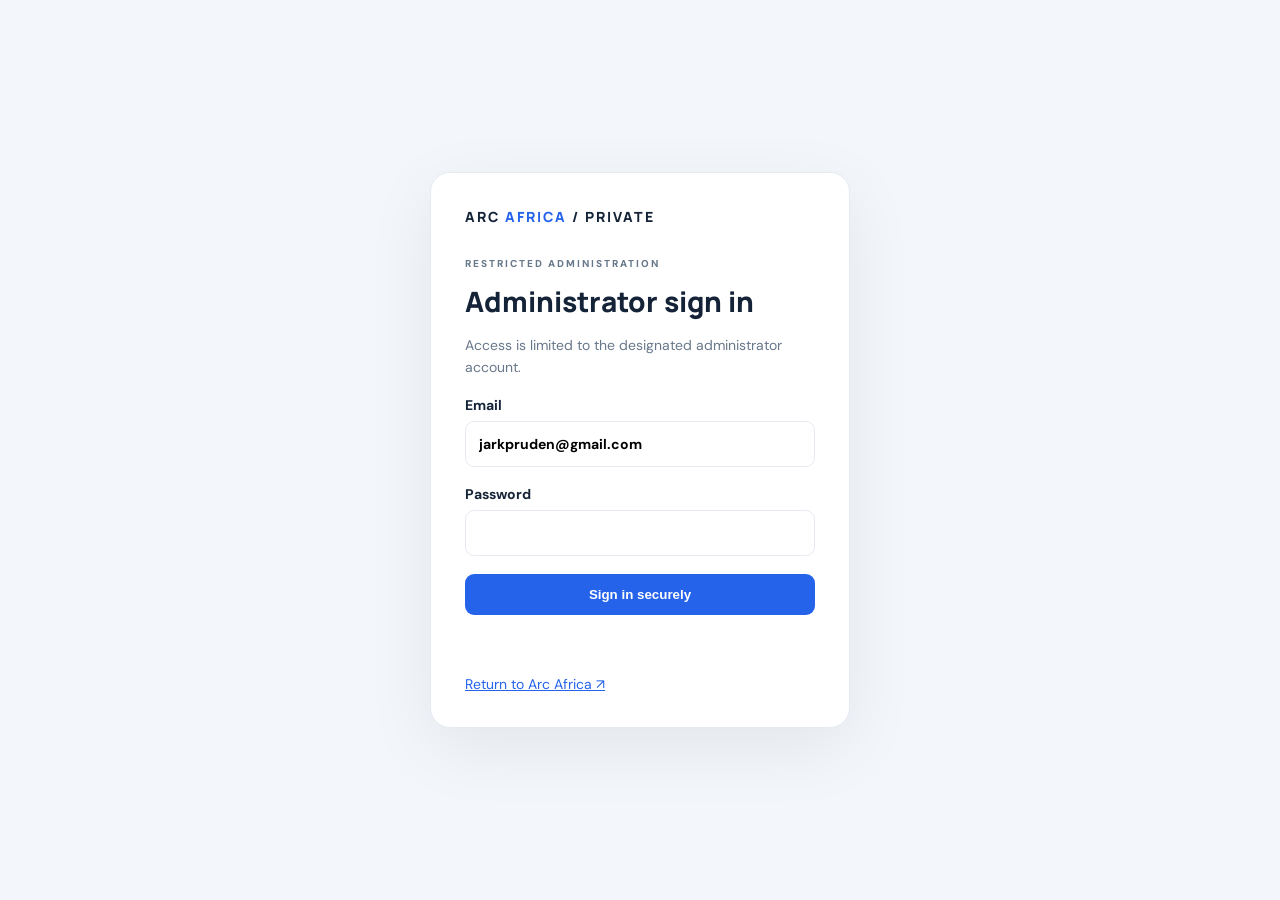
<file: admin.html>
<!doctype html>
<html lang="en">
<head>
<meta charset="utf-8"><meta name="viewport" content="width=device-width,initial-scale=1">
<meta name="robots" content="noindex,nofollow,noarchive"><meta name="referrer" content="same-origin">
<title>Arc Africa · Private Admin</title>
<link rel="preconnect" href="https://fonts.googleapis.com"><link href="https://fonts.googleapis.com/css2?family=DM+Sans:wght@400;500;600;700&family=Manrope:wght@600;700;800&display=swap" rel="stylesheet">
<link rel="stylesheet" href="admin.css"><script src="config.js"></script><script type="module" src="admin.js"></script>
</head>
<body>
<div id="gate" class="gate"><form id="loginForm" class="login-card"><div class="brand">ARC <span>AFRICA</span> / PRIVATE</div><p class="eyebrow">RESTRICTED ADMINISTRATION</p><h1>Administrator sign in</h1><p>Access is limited to the designated administrator account.</p><label>Email<input name="email" type="email" autocomplete="username" value="jarkpruden@gmail.com" required readonly></label><label>Password<input name="password" type="password" autocomplete="current-password" required></label><button>Sign in securely</button><p id="gateMessage" role="status"></p><a href="/">Return to Arc Africa ↗</a></form></div>
<div id="app" class="shell hidden">
<aside class="sidebar"><a class="brand" href="/">ARC <span>AFRICA</span></a><div class="admin-label"><i></i> PRIVATE ADMIN</div><nav id="nav"><button class="active" data-tab="overview">Overview</button><button data-tab="users">Users & sessions</button><button data-tab="applications">Membership inbox</button><button data-tab="projects">Project reviews</button><button data-tab="community">Community moderation</button><button data-tab="messages">Messages inbox</button><button data-tab="activity">Member activity</button><button data-tab="audit">Administrator audit</button></nav><div class="side-bottom"><a href="/">← Main website</a><button id="signout">Sign out</button></div></aside>
<main class="main"><header class="top"><div><div class="eyebrow">ARC AFRICA CONTROL ROOM</div><h1 id="pageTitle">Overview</h1></div><div class="top-right"><span class="live-pill"><i></i> Live workspace</span><span id="adminEmail">jarkpruden@gmail.com</span><span id="lastUpdated" class="muted">Not refreshed yet</span><button id="refresh">Refresh data ↻</button></div></header>
<section id="overview" class="panel active"><div class="stats" id="stats"><article><small>Total accounts</small><strong>—</strong></article><article><small>Currently active sessions</small><strong>—</strong></article><article><small>Pending applications</small><strong>—</strong></article><article><small>Projects awaiting review</small><strong>—</strong></article></div><div class="two"><article class="card"><div class="section-head"><div><h2>Platform pulse</h2><p>Membership growth and recorded activity over the last seven days.</p></div><span class="status">7 days</span></div><div id="growthBars" class="growth-bars">Loading trend…</div><div class="growth-legend"><span><i class="legend-members"></i> New members</span><span><i class="legend-events"></i> Recorded activity</span></div><div id="pulse" class="pulse-note">Loading platform data…</div></article><article class="card"><h2>Administrator shortcuts</h2><div class="shortcuts"><button data-go="users">Explore member accounts →</button><button data-go="applications">Review membership applications →</button><button data-go="projects">Review project submissions →</button><button data-go="community">Moderate community posts →</button><button data-go="messages">Open contact inbox →</button><a href="/">Open the public Arc Africa website ↗</a></div></article></div><article class="card"><div class="section-head"><div><h2>Work queues</h2><p>Items that may need administrator attention.</p></div><span id="queueUpdated" class="muted">Awaiting refresh</span></div><div id="queueSummary" class="queue-grid">Loading queues…</div></article><article class="card"><h2>Platform health</h2><div id="healthRows">Checking core data services…</div></article><article class="card"><h2>Security & configuration notes</h2><p>The admin route is not linked from the public website. Every request is checked against the signed-in account and the server-side administrator role. Member activity logs contain action metadata only; contact messages sent directly to Arc Africa remain visible in the inbox.</p><div class="security-warning"><b>Action recommended · Supabase Auth</b><span>Leaked-password protection is currently disabled. Enable it in Supabase Auth settings to block compromised passwords.</span><a href="https://supabase.com/docs/guides/auth/password-security#password-strength-and-leaked-password-protection" target="_blank" rel="noopener">Read Supabase guidance ↗</a></div></article></section>
<section id="users" class="panel"><article class="card"><div class="section-head"><div><h2>Member directory</h2><p>Search accounts, inspect public profile details, verification and session activity. Account roles are displayed for reference and are not editable here.</p></div><div class="toolbar"><input id="userSearch" placeholder="Search name, email or account ID"><select id="userStatusFilter"><option value="all">All accounts</option><option value="verified">Verified email</option><option value="unverified">Unverified email</option><option value="sessions">Has active sessions</option><option value="no-sessions">No active sessions</option><option value="restricted">Restricted accounts</option></select><select id="userRoleFilter"><option value="all">All roles</option><option value="member">Members</option><option value="moderator">Moderators</option><option value="admin">Administrators</option></select><select id="membershipFilter"><option value="all">All membership states</option><option value="not_applied">Not applied</option><option value="pending">Membership pending</option><option value="approved">Membership approved</option><option value="rejected">Membership rejected</option><option value="changes_requested">Changes requested</option></select><button class="btn-quiet" id="exportUsers">Export CSV ↓</button></div></div><div class="table-meta"><span id="userCount">Loading accounts…</span><span>Account security and session metadata only</span></div><div class="table-wrap"><table><thead><tr><th>Member</th><th>Role</th><th>Membership</th><th>Joined</th><th>Last sign in</th><th>Email</th><th>Sessions</th><th>Account</th><th></th></tr></thead><tbody id="usersRows"><tr><td colspan="9">Loading users…</td></tr></tbody></table></div><div id="userPager" class="pager"></div></article></section>
<section id="applications" class="panel"><article class="card"><div class="section-head"><div><h2>Membership applications</h2><p>Review applicant background and public work before making a decision.</p><span class="queue-count" id="applicationPendingCount">Loading queue…</span></div><div class="toolbar"><input id="applicationSearch" placeholder="Search applicant, email or county"><select id="applicationFilter"><option value="open">Needs review</option><option value="all">All statuses</option><option value="pending">Pending</option><option value="changes_requested">Changes requested</option></select></div></div><div id="applicationsRows" class="queue-list">Loading…</div></article></section>
<section id="projects" class="panel"><article class="card"><div class="section-head"><div><h2>Project submissions</h2><p>Assess project readiness, supporting links and public value.</p></div><div class="toolbar"><input id="projectSearch" placeholder="Search project, category or country"><select id="projectFilter"><option value="open">Needs review</option><option value="all">All statuses</option><option value="pending">Pending</option><option value="changes_requested">Changes requested</option></select></div></div><div id="projectsRows" class="queue-list">Loading…</div></article></section>
<section id="community" class="panel"><article class="card"><div class="section-head"><div><h2>Community moderation</h2><p>Review articles, events, opportunities and community submissions.</p></div><div class="toolbar"><input id="communitySearch" placeholder="Search title, type or location"><select id="communityFilter"><option value="open">Needs review</option><option value="all">All statuses</option><option value="pending">Pending</option><option value="changes_requested">Changes requested</option></select></div></div><div id="communityRows" class="queue-list">Loading…</div></article></section>
<section id="messages" class="panel"><article class="card"><div class="section-head"><div><h2>Contact inbox</h2><p>Messages submitted through the Arc Africa contact channel. The inbox loads the latest 300 messages.</p></div><div class="toolbar"><input id="messageSearch" placeholder="Search sender, subject or message"><select id="messageFilter"><option value="active">Unread & read</option><option value="all">All messages</option><option value="unread">Unread</option><option value="read">Read</option><option value="replied">Replied</option><option value="archived">Archived</option></select><button class="btn-quiet" id="exportMessages">Export CSV ↓</button></div></div><div id="messagesRows" class="queue-list">Loading…</div></article></section>
<section id="activity" class="panel"><article class="card"><div class="section-head"><div><h2>Member activity feed</h2><p>Recent account, project, community and contribution actions. The view and its export cover the latest 250 records; new audit events stream in when Realtime is available.</p></div><div class="activity-filters"><button class="btn-quiet" id="exportActivity">Export CSV ↓</button><select id="activityType"><option value="">All activity</option><option value="auth_sessions">Sign-ins & sessions</option><option value="profiles">Profiles</option><option value="projects">Projects</option><option value="project_updates">Project updates</option><option value="project_comments">Project comments</option><option value="project_ratings">Project ratings</option><option value="project_favorites">Saved projects</option><option value="community_posts">Community posts</option><option value="community_comments">Community comments</option><option value="member_applications">Membership applications</option><option value="membership_applications">Membership requests</option></select><input id="activitySearch" placeholder="Search member, action or record"></div></div><div id="activityRows">Loading activity…</div></article></section><section id="audit" class="panel"><article class="card"><div class="section-head"><div><h2>Administrator audit</h2><p>Privileged console access and administrator actions, separate from member activity. The view and export cover the latest 100 administrator records.</p></div><button class="btn-quiet" id="exportAudit">Export CSV ↓</button></div><div id="auditRows" class="queue-list">Loading…</div></article><article class="card"><h2>Privacy boundaries</h2><p>Member activity records omit message content, credentials, IP addresses and user-agent fingerprints. Contact messages sent directly to Arc Africa are available in the Contact inbox. Detailed activity metadata is retained for up to 180 days.</p><div class="policy-links"><a href="/privacy.html" target="_blank" rel="noopener">Read Privacy Policy ↗</a><a href="/terms.html" target="_blank" rel="noopener">Read Terms of Use ↗</a></div></article></section>
</main></div><div id="userModal" class="modal-backdrop hidden" role="dialog" aria-modal="true" aria-labelledby="userModalTitle"><section class="detail-modal"><button id="closeUserModal" class="modal-close" aria-label="Close">×</button><div class="eyebrow">MEMBER RECORD</div><h2 id="userModalTitle">Member details</h2><div id="userModalBody">Loading…</div></section></div><div id="toast" role="status" aria-live="polite"></div>
</body></html>
</file>
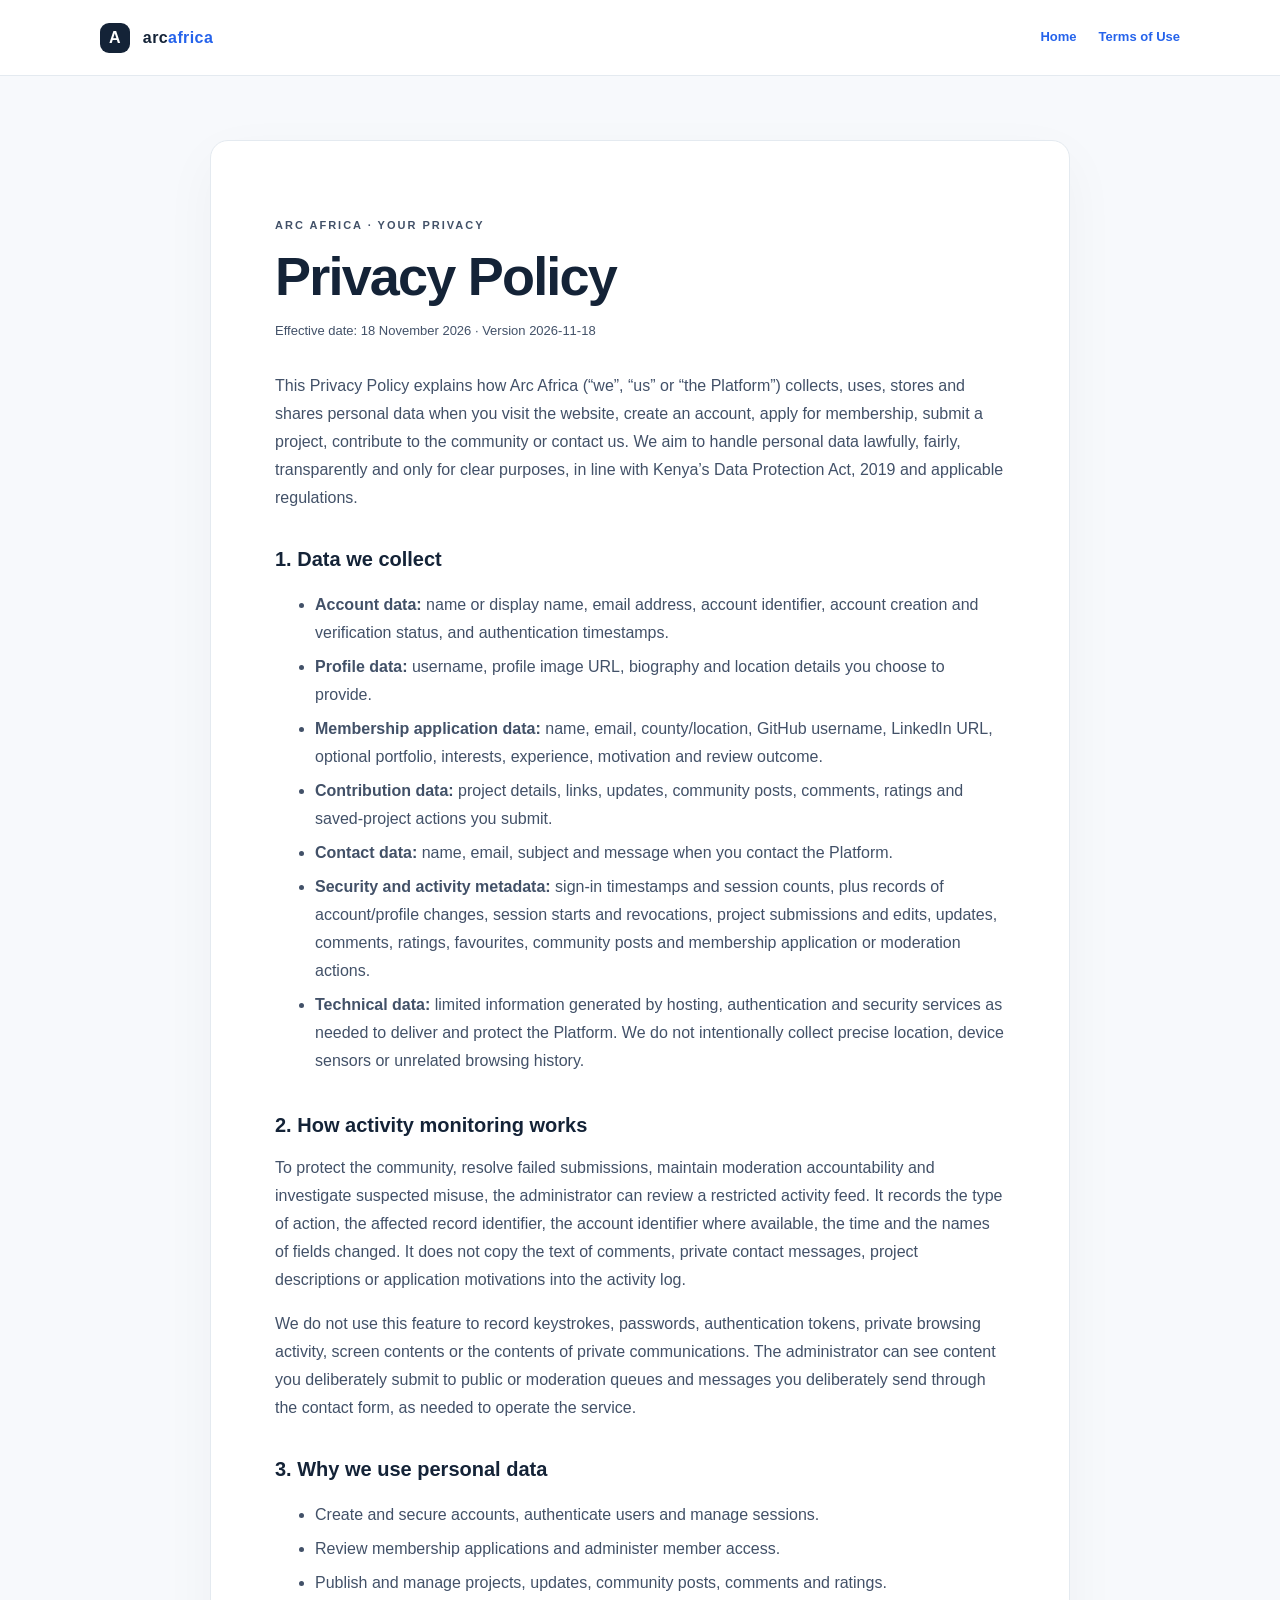
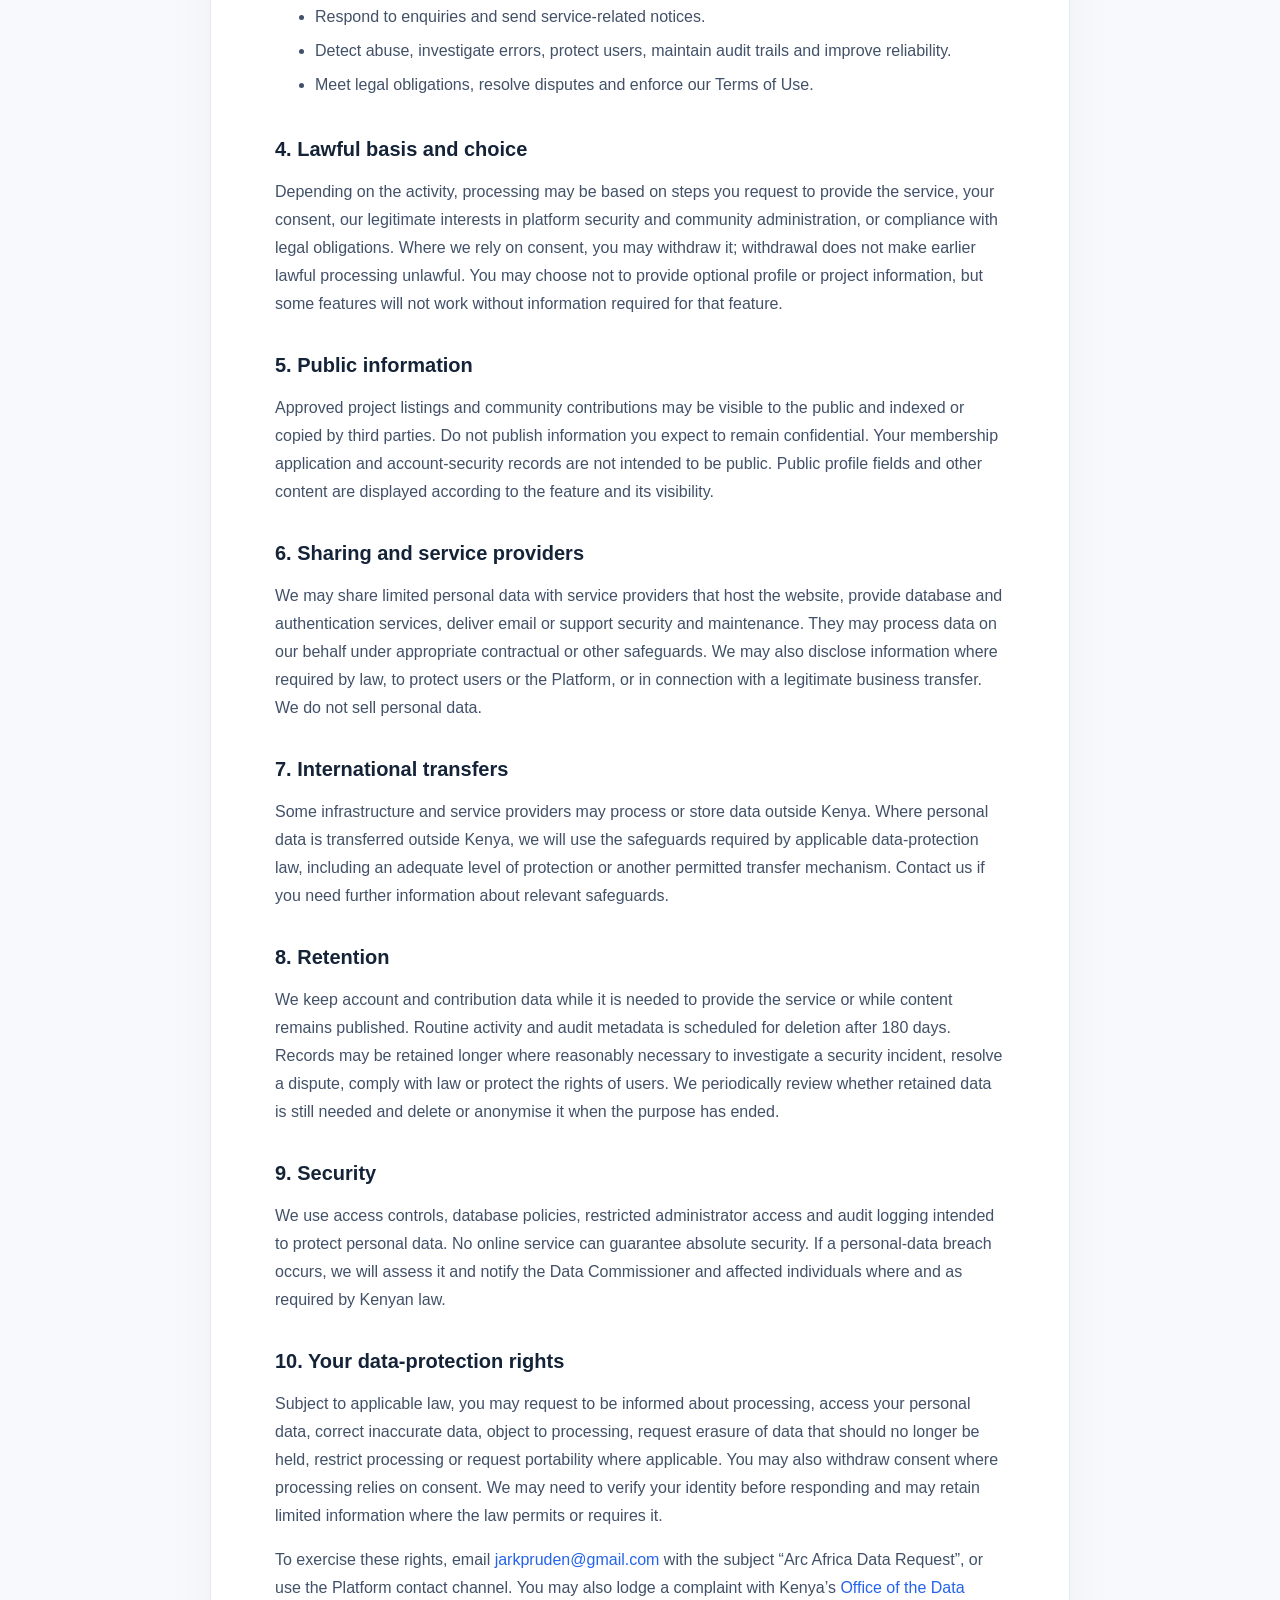
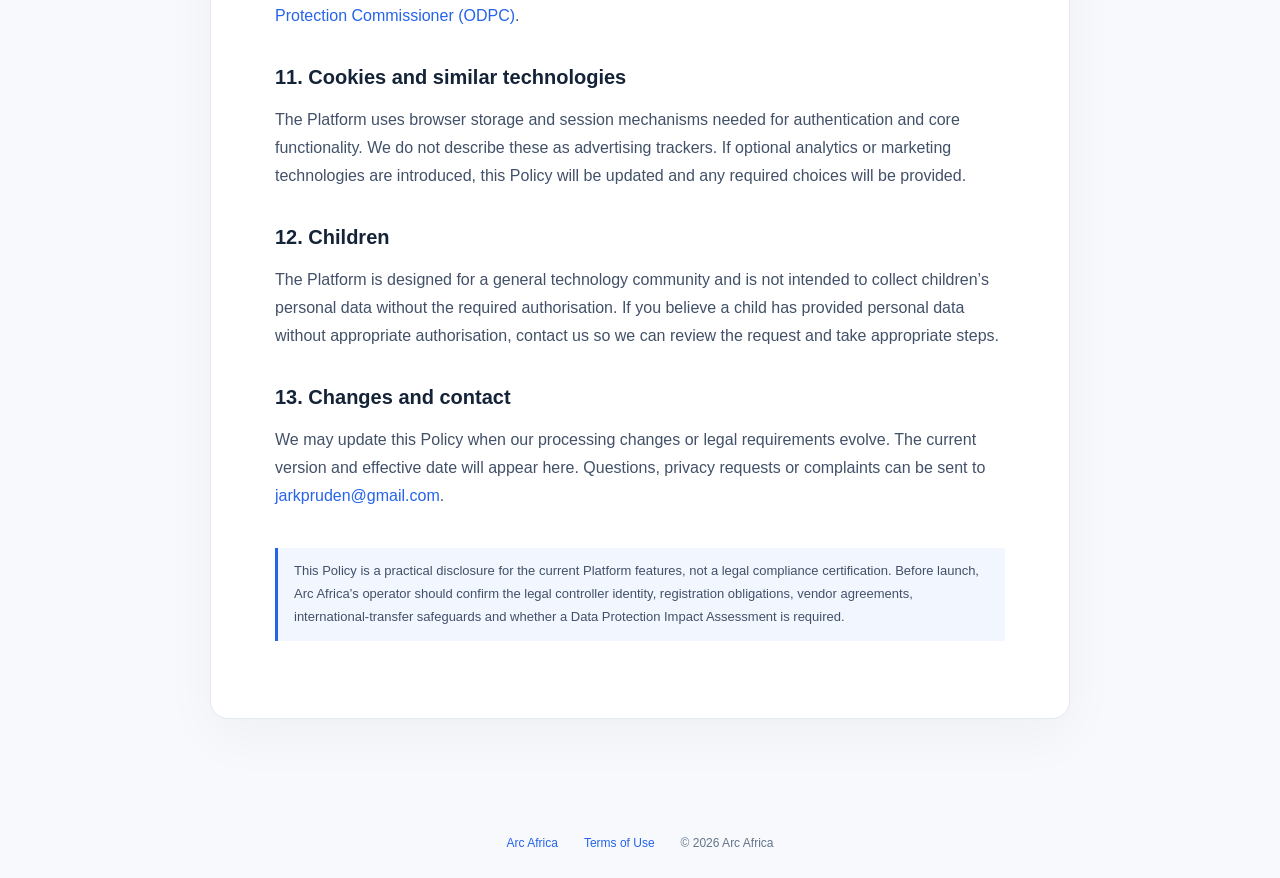
<file: privacy.html>
<!doctype html>
<html lang="en"><head><meta charset="utf-8"><meta name="viewport" content="width=device-width,initial-scale=1"><meta name="robots" content="index,follow"><meta name="description" content="How Arc Africa collects, uses, protects and retains personal data."><title>Privacy Policy · Arc Africa</title><link rel="stylesheet" href="/legal.css"></head>
<body><header class="legal-top"><a class="brand" href="/"><span class="mark">A</span> arc<span>africa</span></a><nav><a href="/">Home</a><a href="/terms.html">Terms of Use</a></nav></header>
<main class="legal"><p class="eyebrow">ARC AFRICA · YOUR PRIVACY</p><h1>Privacy Policy</h1><p class="updated">Effective date: 18 November 2026 · Version 2026-11-18</p>
<p>This Privacy Policy explains how Arc Africa (“we”, “us” or “the Platform”) collects, uses, stores and shares personal data when you visit the website, create an account, apply for membership, submit a project, contribute to the community or contact us. We aim to handle personal data lawfully, fairly, transparently and only for clear purposes, in line with Kenya’s Data Protection Act, 2019 and applicable regulations.</p>
<h2>1. Data we collect</h2><ul><li><b>Account data:</b> name or display name, email address, account identifier, account creation and verification status, and authentication timestamps.</li><li><b>Profile data:</b> username, profile image URL, biography and location details you choose to provide.</li><li><b>Membership application data:</b> name, email, county/location, GitHub username, LinkedIn URL, optional portfolio, interests, experience, motivation and review outcome.</li><li><b>Contribution data:</b> project details, links, updates, community posts, comments, ratings and saved-project actions you submit.</li><li><b>Contact data:</b> name, email, subject and message when you contact the Platform.</li><li><b>Security and activity metadata:</b> sign-in timestamps and session counts, plus records of account/profile changes, session starts and revocations, project submissions and edits, updates, comments, ratings, favourites, community posts and membership application or moderation actions.</li><li><b>Technical data:</b> limited information generated by hosting, authentication and security services as needed to deliver and protect the Platform. We do not intentionally collect precise location, device sensors or unrelated browsing history.</li></ul>
<h2>2. How activity monitoring works</h2><p>To protect the community, resolve failed submissions, maintain moderation accountability and investigate suspected misuse, the administrator can review a restricted activity feed. It records the type of action, the affected record identifier, the account identifier where available, the time and the names of fields changed. It does not copy the text of comments, private contact messages, project descriptions or application motivations into the activity log.</p><p>We do not use this feature to record keystrokes, passwords, authentication tokens, private browsing activity, screen contents or the contents of private communications. The administrator can see content you deliberately submit to public or moderation queues and messages you deliberately send through the contact form, as needed to operate the service.</p>
<h2>3. Why we use personal data</h2><ul><li>Create and secure accounts, authenticate users and manage sessions.</li><li>Review membership applications and administer member access.</li><li>Publish and manage projects, updates, community posts, comments and ratings.</li><li>Respond to enquiries and send service-related notices.</li><li>Detect abuse, investigate errors, protect users, maintain audit trails and improve reliability.</li><li>Meet legal obligations, resolve disputes and enforce our Terms of Use.</li></ul>
<h2>4. Lawful basis and choice</h2><p>Depending on the activity, processing may be based on steps you request to provide the service, your consent, our legitimate interests in platform security and community administration, or compliance with legal obligations. Where we rely on consent, you may withdraw it; withdrawal does not make earlier lawful processing unlawful. You may choose not to provide optional profile or project information, but some features will not work without information required for that feature.</p>
<h2>5. Public information</h2><p>Approved project listings and community contributions may be visible to the public and indexed or copied by third parties. Do not publish information you expect to remain confidential. Your membership application and account-security records are not intended to be public. Public profile fields and other content are displayed according to the feature and its visibility.</p>
<h2>6. Sharing and service providers</h2><p>We may share limited personal data with service providers that host the website, provide database and authentication services, deliver email or support security and maintenance. They may process data on our behalf under appropriate contractual or other safeguards. We may also disclose information where required by law, to protect users or the Platform, or in connection with a legitimate business transfer. We do not sell personal data.</p>
<h2>7. International transfers</h2><p>Some infrastructure and service providers may process or store data outside Kenya. Where personal data is transferred outside Kenya, we will use the safeguards required by applicable data-protection law, including an adequate level of protection or another permitted transfer mechanism. Contact us if you need further information about relevant safeguards.</p>
<h2>8. Retention</h2><p>We keep account and contribution data while it is needed to provide the service or while content remains published. Routine activity and audit metadata is scheduled for deletion after 180 days. Records may be retained longer where reasonably necessary to investigate a security incident, resolve a dispute, comply with law or protect the rights of users. We periodically review whether retained data is still needed and delete or anonymise it when the purpose has ended.</p>
<h2>9. Security</h2><p>We use access controls, database policies, restricted administrator access and audit logging intended to protect personal data. No online service can guarantee absolute security. If a personal-data breach occurs, we will assess it and notify the Data Commissioner and affected individuals where and as required by Kenyan law.</p>
<h2>10. Your data-protection rights</h2><p>Subject to applicable law, you may request to be informed about processing, access your personal data, correct inaccurate data, object to processing, request erasure of data that should no longer be held, restrict processing or request portability where applicable. You may also withdraw consent where processing relies on consent. We may need to verify your identity before responding and may retain limited information where the law permits or requires it.</p><p>To exercise these rights, email <a href="mailto:jarkpruden@gmail.com">jarkpruden@gmail.com</a> with the subject “Arc Africa Data Request”, or use the Platform contact channel. You may also lodge a complaint with Kenya’s <a href="https://www.odpc.go.ke/" target="_blank" rel="noopener">Office of the Data Protection Commissioner (ODPC)</a>.</p>
<h2>11. Cookies and similar technologies</h2><p>The Platform uses browser storage and session mechanisms needed for authentication and core functionality. We do not describe these as advertising trackers. If optional analytics or marketing technologies are introduced, this Policy will be updated and any required choices will be provided.</p>
<h2>12. Children</h2><p>The Platform is designed for a general technology community and is not intended to collect children’s personal data without the required authorisation. If you believe a child has provided personal data without appropriate authorisation, contact us so we can review the request and take appropriate steps.</p>
<h2>13. Changes and contact</h2><p>We may update this Policy when our processing changes or legal requirements evolve. The current version and effective date will appear here. Questions, privacy requests or complaints can be sent to <a href="mailto:jarkpruden@gmail.com">jarkpruden@gmail.com</a>.</p>
<p class="legal-note">This Policy is a practical disclosure for the current Platform features, not a legal compliance certification. Before launch, Arc Africa’s operator should confirm the legal controller identity, registration obligations, vendor agreements, international-transfer safeguards and whether a Data Protection Impact Assessment is required.</p>
</main><footer class="legal-footer"><a href="/">Arc Africa</a><a href="/terms.html">Terms of Use</a><span>© 2026 Arc Africa</span></footer></body></html>
</file>
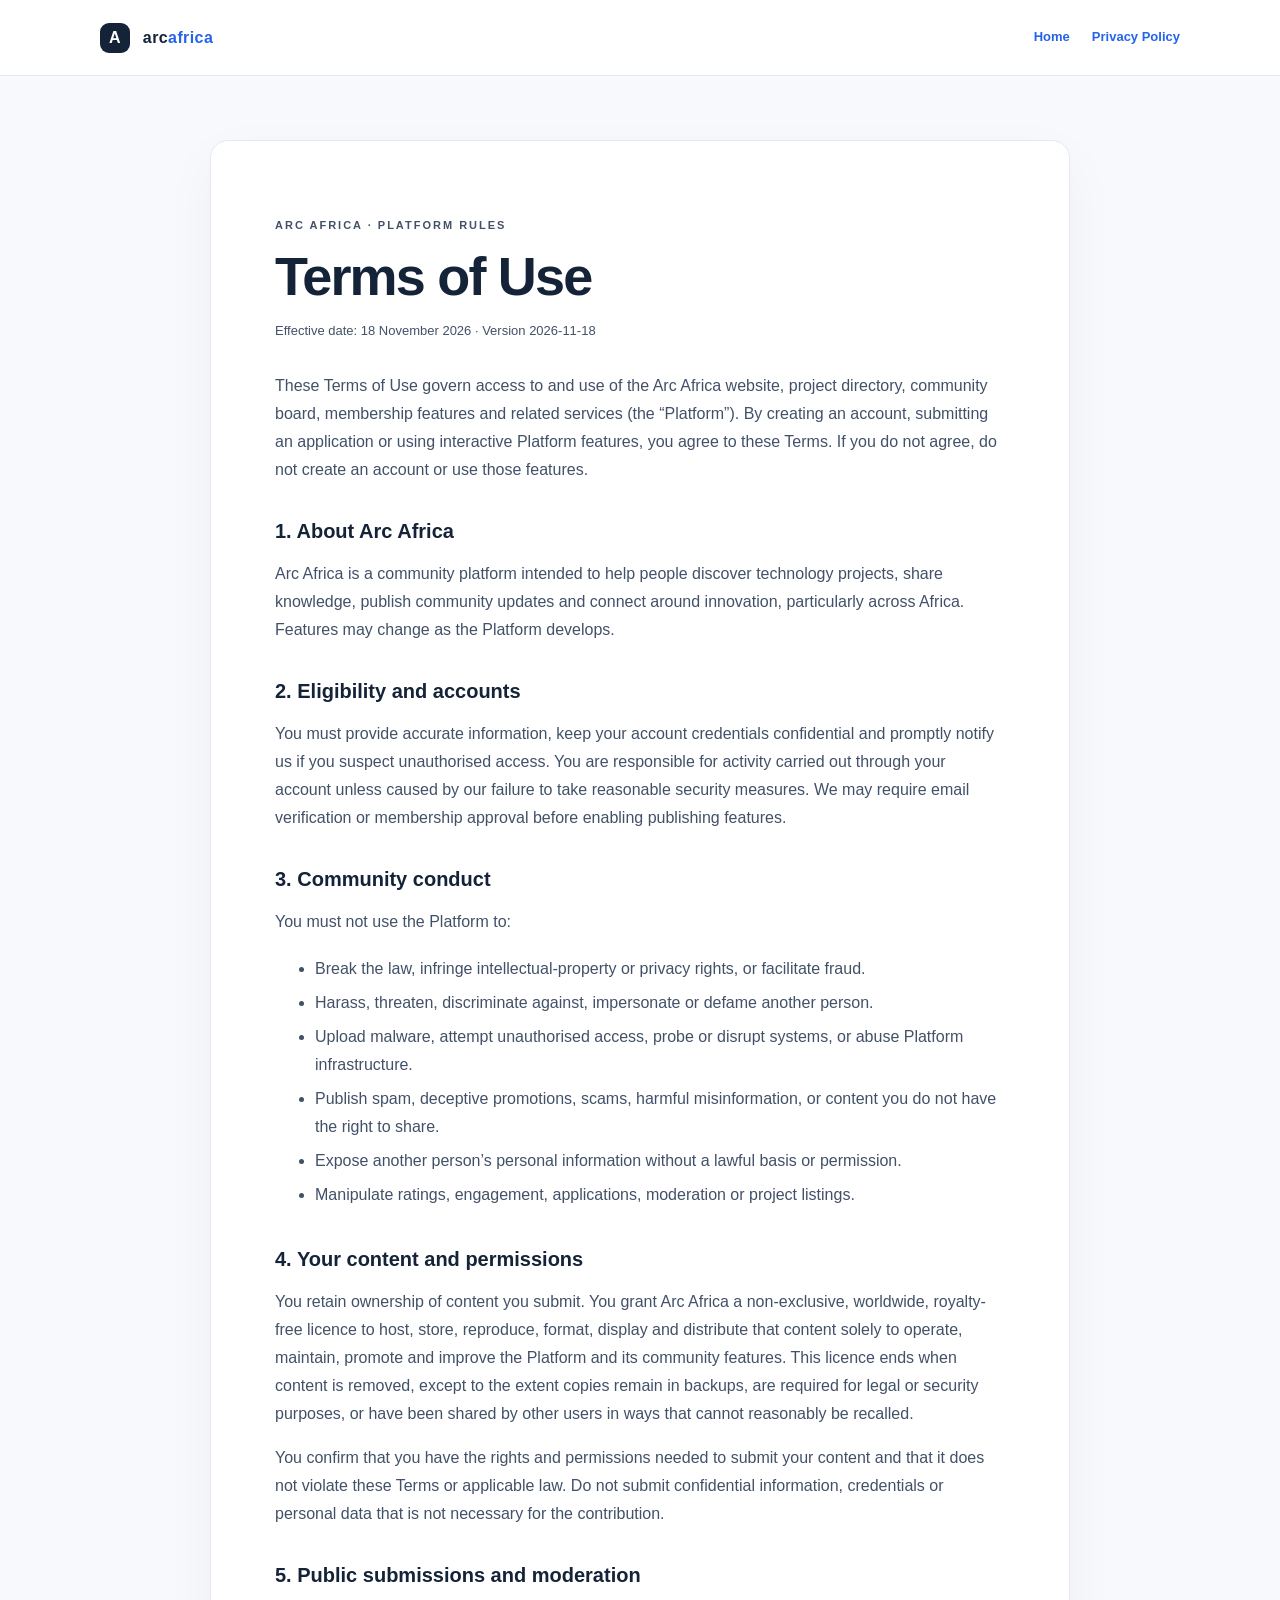
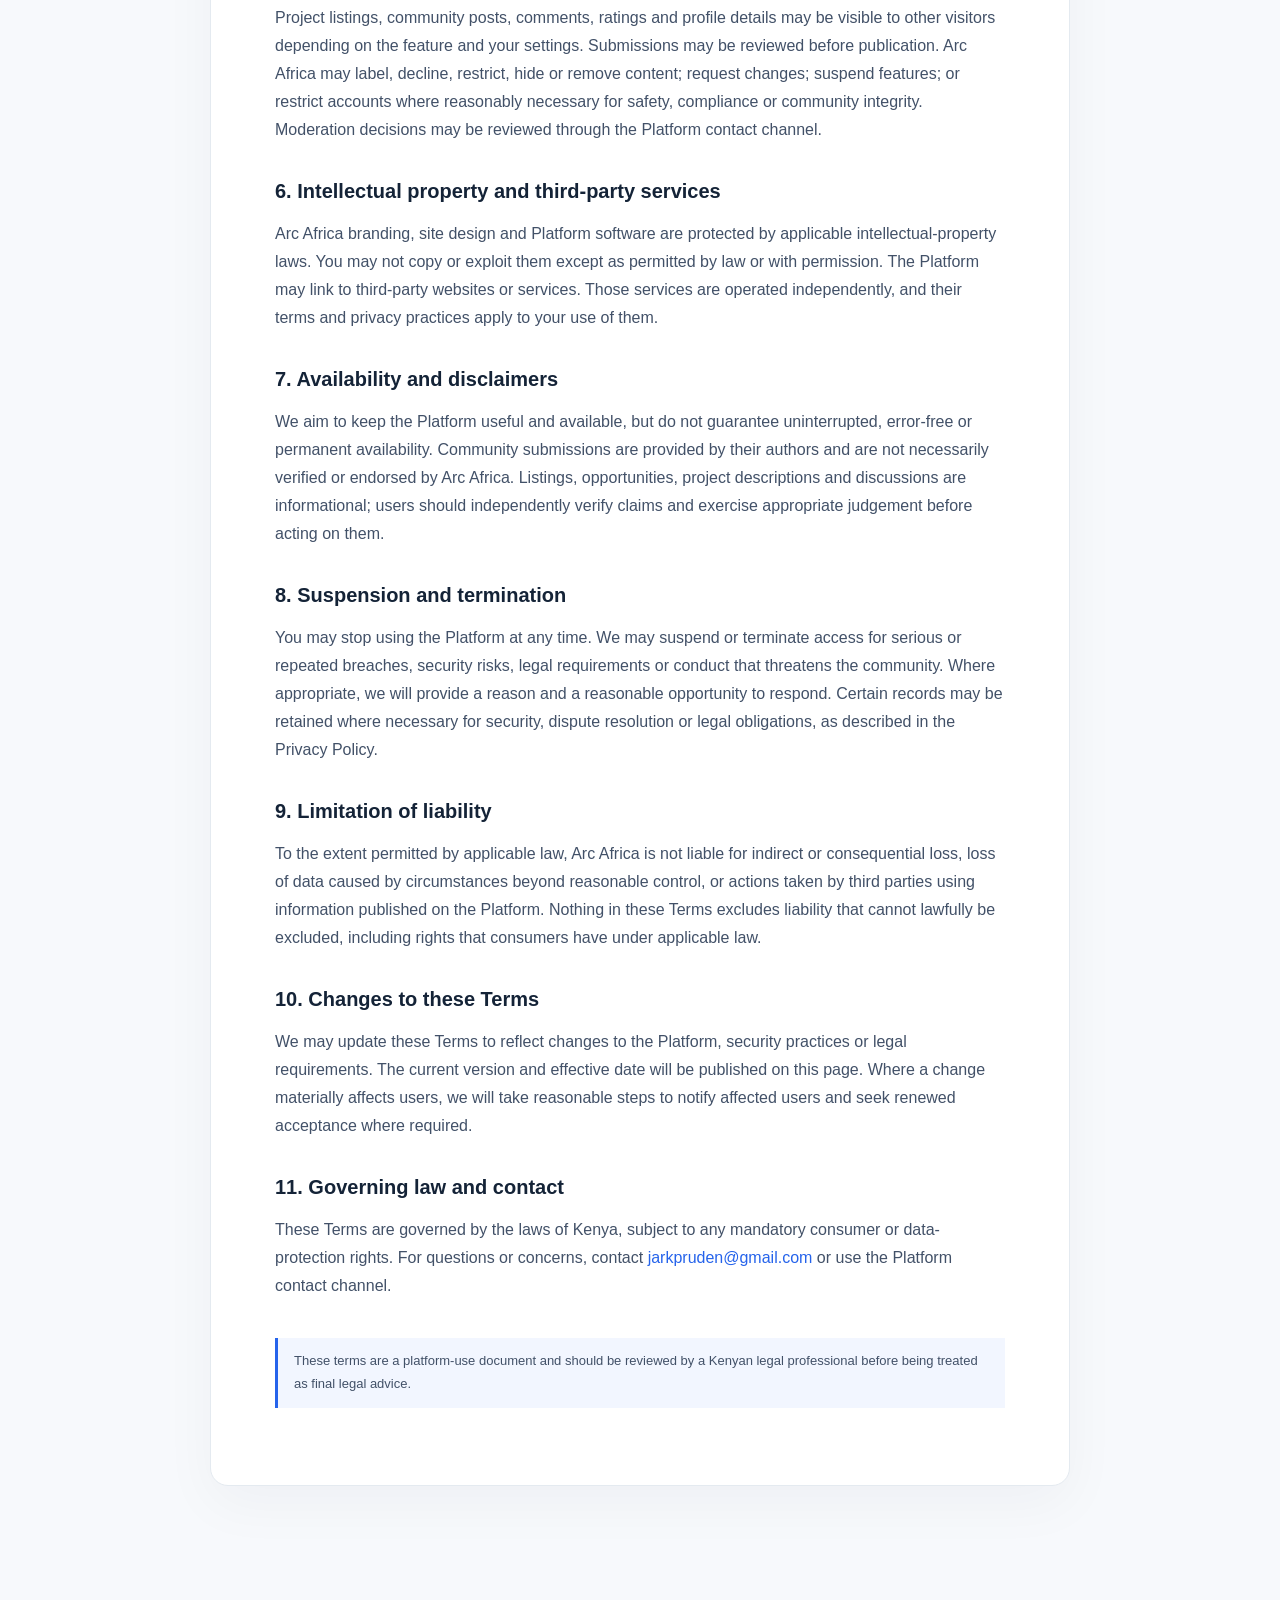
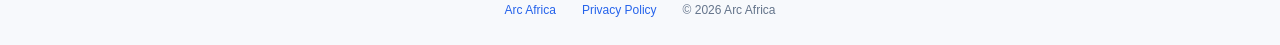
<file: terms.html>
<!doctype html>
<html lang="en"><head><meta charset="utf-8"><meta name="viewport" content="width=device-width,initial-scale=1"><meta name="robots" content="index,follow"><meta name="description" content="Terms governing use of the Arc Africa technology community platform."><title>Terms of Use · Arc Africa</title><link rel="stylesheet" href="/legal.css"></head>
<body><header class="legal-top"><a class="brand" href="/"><span class="mark">A</span> arc<span>africa</span></a><nav><a href="/">Home</a><a href="/privacy.html">Privacy Policy</a></nav></header>
<main class="legal"><p class="eyebrow">ARC AFRICA · PLATFORM RULES</p><h1>Terms of Use</h1><p class="updated">Effective date: 18 November 2026 · Version 2026-11-18</p>
<p>These Terms of Use govern access to and use of the Arc Africa website, project directory, community board, membership features and related services (the “Platform”). By creating an account, submitting an application or using interactive Platform features, you agree to these Terms. If you do not agree, do not create an account or use those features.</p>
<h2>1. About Arc Africa</h2><p>Arc Africa is a community platform intended to help people discover technology projects, share knowledge, publish community updates and connect around innovation, particularly across Africa. Features may change as the Platform develops.</p>
<h2>2. Eligibility and accounts</h2><p>You must provide accurate information, keep your account credentials confidential and promptly notify us if you suspect unauthorised access. You are responsible for activity carried out through your account unless caused by our failure to take reasonable security measures. We may require email verification or membership approval before enabling publishing features.</p>
<h2>3. Community conduct</h2><p>You must not use the Platform to:</p><ul><li>Break the law, infringe intellectual-property or privacy rights, or facilitate fraud.</li><li>Harass, threaten, discriminate against, impersonate or defame another person.</li><li>Upload malware, attempt unauthorised access, probe or disrupt systems, or abuse Platform infrastructure.</li><li>Publish spam, deceptive promotions, scams, harmful misinformation, or content you do not have the right to share.</li><li>Expose another person’s personal information without a lawful basis or permission.</li><li>Manipulate ratings, engagement, applications, moderation or project listings.</li></ul>
<h2>4. Your content and permissions</h2><p>You retain ownership of content you submit. You grant Arc Africa a non-exclusive, worldwide, royalty-free licence to host, store, reproduce, format, display and distribute that content solely to operate, maintain, promote and improve the Platform and its community features. This licence ends when content is removed, except to the extent copies remain in backups, are required for legal or security purposes, or have been shared by other users in ways that cannot reasonably be recalled.</p><p>You confirm that you have the rights and permissions needed to submit your content and that it does not violate these Terms or applicable law. Do not submit confidential information, credentials or personal data that is not necessary for the contribution.</p>
<h2>5. Public submissions and moderation</h2><p>Project listings, community posts, comments, ratings and profile details may be visible to other visitors depending on the feature and your settings. Submissions may be reviewed before publication. Arc Africa may label, decline, restrict, hide or remove content; request changes; suspend features; or restrict accounts where reasonably necessary for safety, compliance or community integrity. Moderation decisions may be reviewed through the Platform contact channel.</p>
<h2>6. Intellectual property and third-party services</h2><p>Arc Africa branding, site design and Platform software are protected by applicable intellectual-property laws. You may not copy or exploit them except as permitted by law or with permission. The Platform may link to third-party websites or services. Those services are operated independently, and their terms and privacy practices apply to your use of them.</p>
<h2>7. Availability and disclaimers</h2><p>We aim to keep the Platform useful and available, but do not guarantee uninterrupted, error-free or permanent availability. Community submissions are provided by their authors and are not necessarily verified or endorsed by Arc Africa. Listings, opportunities, project descriptions and discussions are informational; users should independently verify claims and exercise appropriate judgement before acting on them.</p>
<h2>8. Suspension and termination</h2><p>You may stop using the Platform at any time. We may suspend or terminate access for serious or repeated breaches, security risks, legal requirements or conduct that threatens the community. Where appropriate, we will provide a reason and a reasonable opportunity to respond. Certain records may be retained where necessary for security, dispute resolution or legal obligations, as described in the Privacy Policy.</p>
<h2>9. Limitation of liability</h2><p>To the extent permitted by applicable law, Arc Africa is not liable for indirect or consequential loss, loss of data caused by circumstances beyond reasonable control, or actions taken by third parties using information published on the Platform. Nothing in these Terms excludes liability that cannot lawfully be excluded, including rights that consumers have under applicable law.</p>
<h2>10. Changes to these Terms</h2><p>We may update these Terms to reflect changes to the Platform, security practices or legal requirements. The current version and effective date will be published on this page. Where a change materially affects users, we will take reasonable steps to notify affected users and seek renewed acceptance where required.</p>
<h2>11. Governing law and contact</h2><p>These Terms are governed by the laws of Kenya, subject to any mandatory consumer or data-protection rights. For questions or concerns, contact <a href="mailto:jarkpruden@gmail.com">jarkpruden@gmail.com</a> or use the Platform contact channel.</p>
<p class="legal-note">These terms are a platform-use document and should be reviewed by a Kenyan legal professional before being treated as final legal advice.</p>
</main><footer class="legal-footer"><a href="/">Arc Africa</a><a href="/privacy.html">Privacy Policy</a><span>© 2026 Arc Africa</span></footer></body></html>
</file>
<file: admin.css>
:root{color-scheme:light;--ink:#142337;--muted:#68788b;--line:#e4eaf0;--blue:#2563eb;--bg:#f4f7fb}*{box-sizing:border-box}body{margin:0;background:var(--bg);color:var(--ink);font:14px 'DM Sans',sans-serif}.hidden{display:none!important}.gate{min-height:100vh;display:grid;place-items:center;padding:24px}.login-card{background:white;border:1px solid var(--line);border-radius:20px;padding:34px;width:min(100%,420px);box-shadow:0 20px 70px #14233712}.brand{font:800 14px Manrope;letter-spacing:2px;color:var(--ink);text-decoration:none}.brand span{color:var(--blue)}.eyebrow{font-size:10px;letter-spacing:2px;font-weight:800;color:var(--blue);margin-top:30px}.login-card h1{font:800 28px Manrope;margin:10px 0}.login-card p{color:var(--muted);line-height:1.6}.login-card label{display:block;font-weight:700;margin:18px 0}.login-card input,.section-head input{width:100%;padding:13px;border:1px solid var(--line);border-radius:9px;margin-top:7px;font:inherit}.login-card button,.top button{border:0;border-radius:9px;background:var(--blue);color:white;padding:13px 16px;font-weight:700;cursor:pointer}.login-card button{width:100%}.login-card a{display:inline-block;margin-top:18px;color:var(--blue)}#gateMessage{min-height:18px;color:#b42318;font-size:12px}.shell{min-height:100vh}.sidebar{width:250px;background:#101d2d;color:white;position:fixed;inset:0 auto 0 0;padding:28px 18px;display:flex;flex-direction:column}.sidebar .brand{color:white;font-size:16px}.admin-label{font-size:10px;letter-spacing:1.5px;color:#a8b7c9;margin:35px 10px 12px}.admin-label i{display:inline-block;width:7px;height:7px;border-radius:50%;background:#4ade80;margin-right:8px}.sidebar nav{display:grid;gap:6px}.sidebar nav button,.side-bottom button{border:0;background:transparent;color:#b8c5d5;text-align:left;padding:12px;border-radius:8px;font:600 13px 'DM Sans';cursor:pointer}.sidebar nav button.active,.sidebar nav button:hover{background:#20344d;color:white}.side-bottom{margin-top:auto;display:grid;gap:10px}.side-bottom a{color:#c5d2e2;text-decoration:none;padding:12px}.main{margin-left:250px;padding:32px;max-width:1600px}.top{display:flex;align-items:center;justify-content:space-between;margin-bottom:28px}.top .eyebrow{margin:0}.top h1{font:800 30px Manrope;margin:6px 0}.top-right{display:flex;align-items:center;gap:16px;color:var(--muted);font-size:12px}.stats{display:grid;grid-template-columns:repeat(4,1fr);gap:16px;margin-bottom:18px}.stats article,.card{background:white;border:1px solid var(--line);border-radius:14px;padding:22px}.stats small{color:var(--muted)}.stats strong{display:block;font:800 30px Manrope;margin-top:12px}.two{display:grid;grid-template-columns:1fr 1fr;gap:18px}.card{margin-bottom:18px}.card h2{font:700 18px Manrope;margin:0 0 8px}.card p{color:var(--muted);line-height:1.6}.shortcuts{display:grid;gap:8px}.shortcuts button,.shortcuts a{background:#f3f6fb;border:0;border-radius:8px;padding:12px;text-align:left;color:var(--ink);font:600 13px 'DM Sans';text-decoration:none;cursor:pointer}.panel{display:none}.panel.active{display:block}.section-head{display:flex;align-items:center;justify-content:space-between;gap:18px}.section-head input{max-width:300px;margin:0}.table-wrap{overflow:auto}table{border-collapse:collapse;width:100%;min-width:760px;margin-top:16px}th,td{text-align:left;padding:13px 10px;border-bottom:1px solid var(--line);font-size:12px}th{color:var(--muted);font-weight:700}td{max-width:300px}.status{display:inline-block;padding:5px 8px;border-radius:20px;background:#eef2f7;font-size:11px}.status.online{background:#dcfce7;color:#166534}.row{border-bottom:1px solid var(--line);padding:17px 0;display:flex;justify-content:space-between;gap:18px}.row h3{margin:0 0 6px;font:700 15px Manrope}.row p{margin:4px 0;font-size:12px}.actions{display:flex;flex-wrap:wrap;gap:6px;align-content:center}.actions button{border:0;background:#eaf1ff;color:#1745a3;border-radius:7px;padding:8px 10px;cursor:pointer;font-weight:700}.actions button.reject{background:#fff0f0;color:#a32121}#toast{position:fixed;bottom:24px;right:24px;background:#101d2d;color:white;padding:12px 18px;border-radius:9px;opacity:0;transition:.2s;pointer-events:none}#toast.show{opacity:1}@media(max-width:900px){.sidebar{position:static;width:auto;min-height:auto}.sidebar nav{grid-template-columns:repeat(2,1fr)}.side-bottom{display:flex}.main{margin:0;padding:18px}.stats{grid-template-columns:repeat(2,1fr)}.two{grid-template-columns:1fr}.top{align-items:flex-start;gap:14px;flex-direction:column}.top-right{flex-wrap:wrap}}
.health-row{display:flex;justify-content:space-between;align-items:center;padding:12px 0;border-bottom:1px solid var(--line)}.health-good{color:#15803d}.health-bad{color:#b42318}.muted{color:var(--muted);font-size:12px}.activity-filters{display:flex;gap:10px;align-items:center}.activity-filters input,.activity-filters select{padding:11px;border:1px solid var(--line);border-radius:9px;font:inherit;background:white}.activity-filters input{min-width:220px}.activity-filters select{min-width:170px}@media(max-width:900px){.activity-filters{width:100%;flex-direction:column;align-items:stretch}.activity-filters input,.activity-filters select{width:100%;min-width:0}}

/* Control-room refinement */
:root{--navy:#0d1b2b;--blue:#2563eb;--cyan:#0f9fb3;--surface:#fff;--soft:#f7f9fc;--line:#e6ebf2;--muted:#68788b;--ink:#142337}
body{background:#f3f6fa;color:var(--ink)}
.sidebar{background:linear-gradient(180deg,#101e30 0%,#0b1726 100%);box-shadow:8px 0 28px #0d1b2b0b}
.sidebar nav button{transition:background .16s ease,color .16s ease,transform .16s ease}
.sidebar nav button:hover{transform:translateX(2px)}
.main{max-width:1700px;padding:34px 38px}
.top{padding-bottom:20px;border-bottom:1px solid #e4eaf1}
.top h1{font-size:32px;letter-spacing:-.7px}
.top-right{gap:12px;flex-wrap:wrap}
.live-pill{display:inline-flex;align-items:center;gap:7px;background:#e9f8ef;color:#167343;padding:7px 10px;border-radius:30px;font-size:11px;font-weight:700}
.live-pill i{width:7px;height:7px;background:#20a464;border-radius:50%;box-shadow:0 0 0 4px #20a4641b}
.stats{grid-template-columns:repeat(3,minmax(0,1fr));gap:14px}
.stats article,.card{border-color:#e7edf4;border-radius:16px;box-shadow:0 8px 26px #14233707}
.stats article{position:relative;overflow:hidden;padding:20px 22px}
.stats article:after{content:"";position:absolute;right:-20px;top:-30px;width:88px;height:88px;border-radius:50%;background:linear-gradient(135deg,#2563eb10,#0f9fb310)}
.stats strong{font-size:31px;letter-spacing:-1px}
.stat-note{display:block;margin-top:5px;color:var(--muted);font-size:11px}
.card{padding:24px;margin-bottom:18px}
.card h2{letter-spacing:-.25px}
.card>p{margin-top:7px}
.section-head{align-items:flex-start}
.section-head>div:first-child{min-width:180px}
.section-head p{margin:5px 0 0;font-size:12px}
.toolbar{display:flex;gap:8px;align-items:center;justify-content:flex-end;flex-wrap:wrap}
.toolbar input,.toolbar select{min-width:150px;padding:10px 12px;border:1px solid var(--line);border-radius:9px;background:#fff;font:inherit;font-size:12px;color:var(--ink)}
.toolbar input{min-width:220px}
.btn-quiet,.table-action{border:1px solid #dce5ef;background:#fff;color:#1c3e65;border-radius:9px;padding:10px 12px;font:700 11px 'DM Sans',sans-serif;cursor:pointer;white-space:nowrap}
.btn-quiet:hover,.table-action:hover{background:#f0f5ff;border-color:#c7d8f3}
.btn-quiet:disabled{opacity:.4;cursor:not-allowed}
.table-meta{display:flex;justify-content:space-between;gap:10px;margin-top:22px;color:var(--muted);font-size:11px}
table{min-width:900px;margin-top:8px}th{font-size:10px;text-transform:uppercase;letter-spacing:.7px}td{font-size:12px;vertical-align:middle}td small{display:inline-block;margin-top:4px;color:var(--muted);font-size:10px;max-width:190px;overflow-wrap:anywhere}
.status{font-weight:700}.status-warn{background:#fff3dc;color:#9a5b00}.role-admin{background:#e9efff;color:#234ca3}.role-moderator{background:#f1eaff;color:#6c3bb5}.role-member{background:#eef2f7;color:#526276}
.row{align-items:flex-start;padding:19px 0}.row h3{line-height:1.45}.row p{font-size:12px;line-height:1.6}.row a,.policy-links a{color:#2458a6;text-decoration:none;font-weight:700;margin-right:10px}.row a:hover,.policy-links a:hover{text-decoration:underline}.row .actions{min-width:220px;justify-content:flex-end}.actions button{font-size:11px;transition:transform .15s ease,filter .15s ease}.actions button:hover{filter:brightness(.97);transform:translateY(-1px)}
.queue-list{margin-top:8px}.empty-state{padding:24px 0;color:var(--muted);text-align:center}.error-text{color:#b42318;padding:16px 0}.message-body{max-width:760px;white-space:pre-wrap;overflow-wrap:anywhere}
.growth-bars{display:grid;grid-template-columns:repeat(7,1fr);gap:12px;align-items:end;min-height:140px;padding:18px 4px 8px}.growth-day{display:flex;flex-direction:column;align-items:center;gap:6px;color:var(--muted);font-size:10px}.growth-day b{font-size:10px;color:var(--ink)}.growth-stack{height:96px;width:100%;display:flex;align-items:flex-end;justify-content:center;gap:4px}.growth-stack span{display:block;width:13px;max-height:88px;border-radius:5px 5px 2px 2px}.growth-members{background:#2563eb}.growth-events{background:#19a5ad}.pulse-note{border-top:1px solid var(--line);padding-top:10px;margin-top:8px}.pulse-note p{margin:5px 0;font-size:11px}
.queue-grid{display:grid;grid-template-columns:repeat(4,1fr);gap:12px;margin-top:16px}.queue-tile{display:grid;gap:8px;text-align:left;background:#f7f9fc;border:1px solid #e8edf4;border-radius:12px;padding:16px;cursor:pointer;color:var(--ink)}.queue-tile:hover{background:#f0f5ff;border-color:#cbdcf4}.queue-tile span{font-size:11px;color:var(--muted);font-weight:700}.queue-tile strong{font:800 27px Manrope}.queue-tile small{font-size:10px;color:#315a8c}
.health-row{padding:14px 0}.health-row b{font-size:11px}.policy-links{display:flex;gap:10px;flex-wrap:wrap}.pager{display:flex;align-items:center;justify-content:flex-end;gap:12px;padding-top:16px;color:var(--muted);font-size:11px}
.modal-backdrop{position:fixed;inset:0;background:#07152599;backdrop-filter:blur(5px);z-index:20;display:grid;place-items:center;padding:20px}.modal-backdrop.hidden{display:none!important}.detail-modal{position:relative;width:min(100%,760px);max-height:min(90vh,900px);overflow:auto;background:#fff;border-radius:18px;padding:28px;box-shadow:0 25px 80px #07152540}.detail-modal .eyebrow{margin:0 0 8px}.detail-modal h2{font:800 23px Manrope;margin:0 0 20px}.modal-close{position:absolute;right:16px;top:14px;border:0;background:#f0f3f7;border-radius:50%;width:34px;height:34px;font-size:22px;cursor:pointer;color:var(--ink)}.member-identity{display:flex;gap:14px;align-items:center;padding:16px;background:#f7f9fc;border-radius:12px}.member-identity img,.avatar-placeholder{width:54px;height:54px;border-radius:50%;object-fit:cover}.avatar-placeholder{display:grid;place-items:center;background:#dce8fa;color:#28538c;font-weight:800}.member-identity div:last-child{display:grid;gap:4px}.member-identity span,.member-identity small{color:var(--muted);font-size:12px}.detail-grid{display:grid;grid-template-columns:repeat(2,minmax(0,1fr));gap:1px;background:var(--line);border:1px solid var(--line);border-radius:12px;overflow:hidden;margin:16px 0}.detail-grid>div{display:grid;gap:6px;background:white;padding:13px}.detail-grid small,.detail-block>small{color:var(--muted);font-size:10px;text-transform:uppercase;letter-spacing:.5px}.detail-grid b{font-size:12px;overflow-wrap:anywhere}.id-value{font-size:10px!important}.detail-block{padding:15px 0;border-top:1px solid var(--line)}.detail-block h3{font:700 14px Manrope;margin:0 0 10px}.detail-block p{font-size:12px;line-height:1.6}.mini-row{display:flex;justify-content:space-between;align-items:center;gap:12px;padding:9px 0;border-bottom:1px solid #edf1f5;font-size:11px}.mini-row small{color:var(--muted)}
@media(max-width:1100px){.main{padding:24px}.toolbar{justify-content:flex-start}.section-head{flex-direction:column}.toolbar{width:100%}.toolbar input{flex:1}}
@media(max-width:900px){.sidebar nav{grid-template-columns:repeat(2,minmax(0,1fr))}.stats{grid-template-columns:repeat(2,minmax(0,1fr))}.queue-grid{grid-template-columns:repeat(2,minmax(0,1fr))}.main{padding:18px}.top-right{align-items:flex-start}.growth-bars{gap:5px}}
@media(max-width:520px){.stats{grid-template-columns:1fr 1fr;gap:8px}.stats article{padding:15px}.stats strong{font-size:24px}.queue-grid{gap:8px}.queue-tile{padding:12px}.toolbar{display:grid;grid-template-columns:1fr}.toolbar input,.toolbar select{width:100%;min-width:0}.detail-modal{padding:22px 16px}.detail-grid{grid-template-columns:1fr}.row{flex-direction:column}.row .actions{min-width:0;justify-content:flex-start}.table-meta{flex-direction:column}}

.growth-legend{display:flex;gap:18px;justify-content:center;flex-wrap:wrap;color:var(--muted);font-size:10px;margin:0 0 12px}.growth-legend span{display:inline-flex;align-items:center;gap:6px}.growth-legend i{display:inline-block;width:8px;height:8px;border-radius:3px}.legend-members{background:#2563eb}.legend-events{background:#19a5ad}
</file>
<file: legal.css>
:root{color-scheme:light;--ink:#142337;--muted:#64748b;--line:#e4eaf0;--blue:#2563eb;--bg:#f7f9fc}*{box-sizing:border-box}body{margin:0;background:var(--bg);color:var(--ink);font:16px/1.75 'DM Sans',Arial,sans-serif}.legal-top{height:76px;display:flex;align-items:center;justify-content:space-between;padding:0 max(24px,calc((100% - 1080px)/2));background:#fff;border-bottom:1px solid var(--line)}.brand{font-weight:800;letter-spacing:.4px;text-decoration:none;color:var(--ink)}.brand span:last-child{color:var(--blue)}.mark{display:inline-grid;place-items:center;width:30px;height:30px;border-radius:9px;background:var(--ink);color:white;margin-right:8px}.legal-top nav{display:flex;gap:22px}.legal-top nav a,.legal a{color:var(--blue);text-decoration:none}.legal-top nav a{font-size:13px;font-weight:700}.legal{width:min(860px,calc(100% - 40px));margin:64px auto 90px;background:#fff;border:1px solid var(--line);border-radius:18px;padding:clamp(24px,5vw,64px);box-shadow:0 18px 55px #1423370a}.eyebrow{font-size:11px;letter-spacing:2px;font-weight:800;color:var(--blue)}h1{font-size:clamp(36px,6vw,54px);line-height:1.1;letter-spacing:-1.8px;margin:12px 0}.updated{font-size:13px;color:var(--muted);margin-bottom:30px}.legal h2{font-size:20px;line-height:1.3;margin:34px 0 10px}.legal p,.legal li{color:#425168}.legal li{padding:3px 0}.legal-note{border-left:3px solid var(--blue);padding:12px 16px;background:#f2f6ff;font-size:13px;margin-top:38px}.legal-footer{display:flex;justify-content:center;gap:26px;align-items:center;padding:24px;color:var(--muted);font-size:12px}.legal-footer a{color:var(--blue);text-decoration:none}@media(max-width:600px){.legal-top{padding:0 18px}.legal-top nav{gap:12px}.legal-top nav a{font-size:12px}.legal{margin:24px auto 50px}.legal-footer{flex-wrap:wrap;gap:14px}}
</file>
